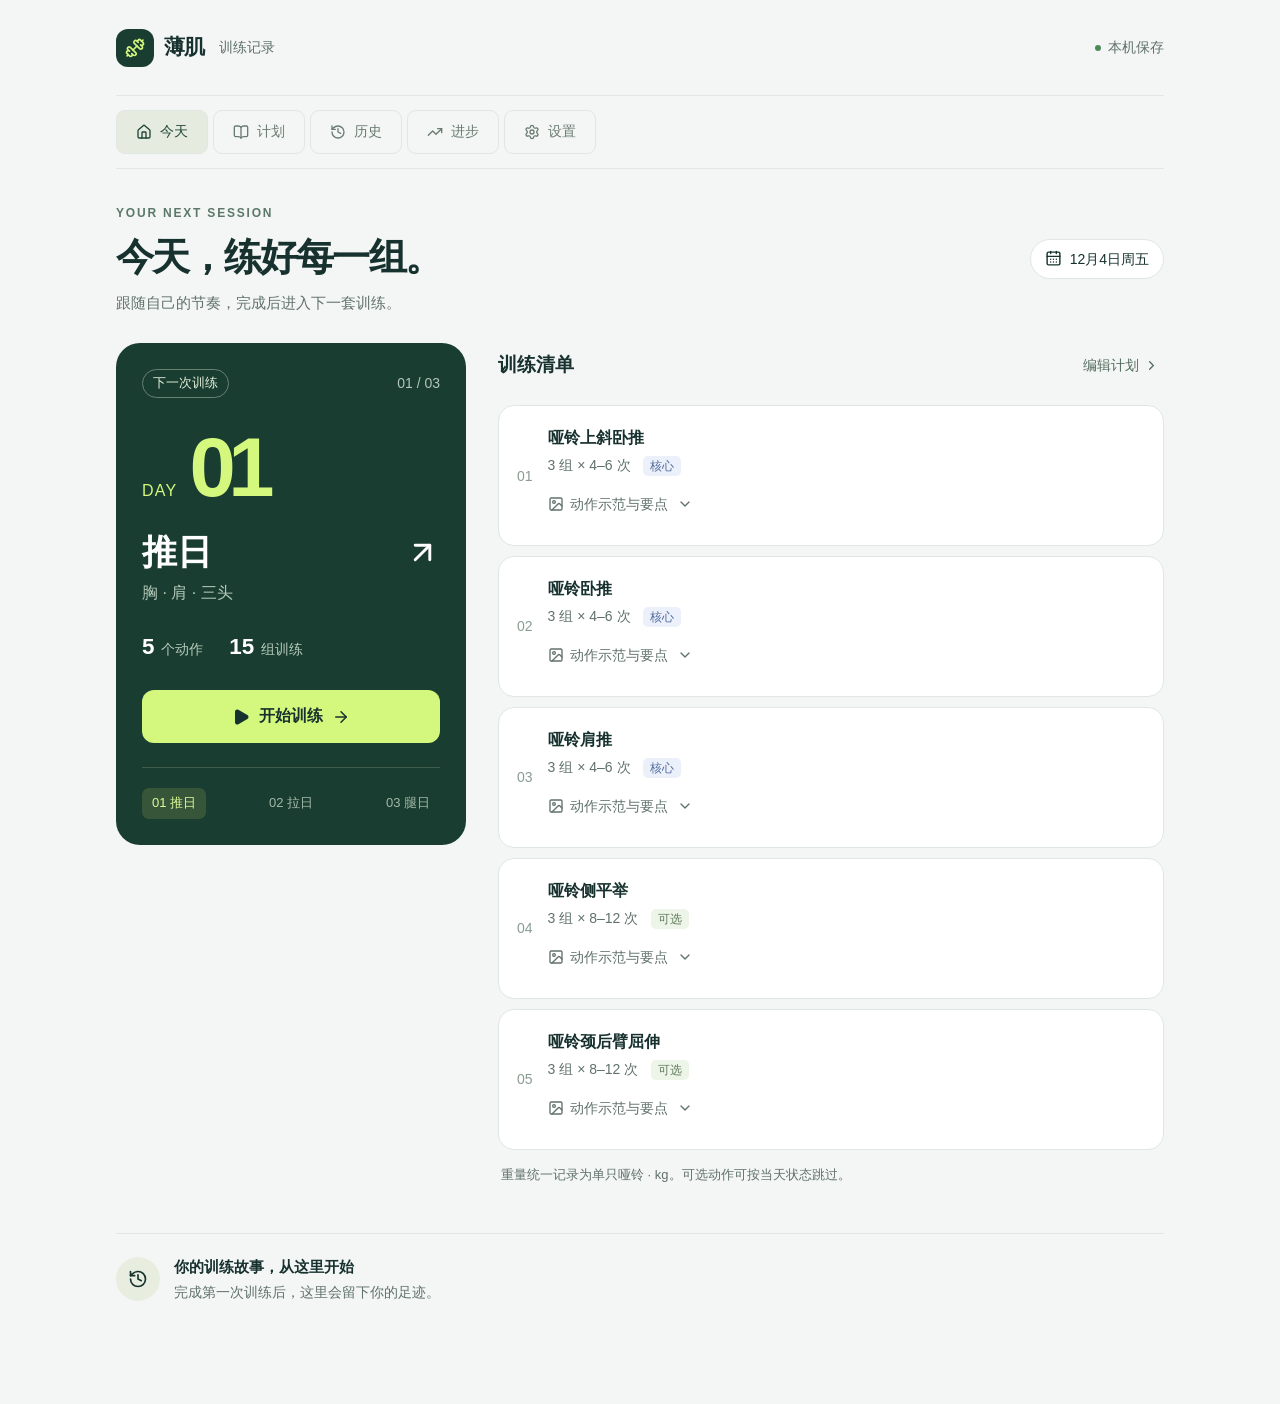
<file: index.html>
<!DOCTYPE html><html lang="zh-CN"><head><meta charSet="utf-8"/><meta name="viewport" content="width=device-width, initial-scale=1, viewport-fit=cover"/><link rel="stylesheet" href="/_next/static/css/index.DP_I_Tj5.css" data-rsc-css-href="/_next/static/css/index.DP_I_Tj5.css" data-precedence="vite-rsc/importer-resources"/><link rel="modulepreload" fetchPriority="low" href="/_next/static/chunks/index-h5PSI5M7.js"/><script src="/_next/static/chunks/rolldown-runtime-C60lm6uB.js" type="module" async=""></script><script src="/_next/static/chunks/framework-D_rUT4EX.js" type="module" async=""></script><link rel="modulepreload" href="/_next/static/chunks/layout-segment-context-DKSCJzmo.js" crossorigin=""/><link rel="modulepreload" href="/_next/static/chunks/page-Djaf5VJm.js" crossorigin=""/><title>薄肌 · 训练记录</title><meta name="description" content="跟随自己的节奏，记录每一组哑铃训练。"/><meta name="application-name" content="薄肌"/><link rel="icon" href="/favicon.svg"/><link rel="apple-touch-icon" href="/apple-touch-icon.png"/><link rel="manifest" href="/manifest.webmanifest"/><meta name="mobile-web-app-capable" content="yes"/><meta name="apple-mobile-web-app-title" content="薄肌"/><meta name="apple-mobile-web-app-status-bar-style" content="default"/><meta name="theme-color" content="#f4f6f5"/><script>Object.assign(((self[Symbol.for("vinext.navigationRuntime")]??={bootstrap:{routeManifest:null},functions:{}}).bootstrap.rsc??={rsc:[]}),{params:{},nav:{"pathname":"/","searchParams":[]}})</script><link rel="modulepreload" href="/_next/static/chunks/index-h5PSI5M7.js" />
</head><body><main class="app-shell" id="lean-training-app"><header class="topbar"><button class="brand"><span class="brand-icon"><svg xmlns="http://www.w3.org/2000/svg" width="20" height="20" viewBox="0 0 24 24" fill="none" stroke="currentColor" stroke-width="2" stroke-linecap="round" stroke-linejoin="round" class="lucide lucide-dumbbell" aria-hidden="true"><path d="M17.596 12.768a2 2 0 1 0 2.829-2.829l-1.768-1.767a2 2 0 0 0 2.828-2.829l-2.828-2.828a2 2 0 0 0-2.829 2.828l-1.767-1.768a2 2 0 1 0-2.829 2.829z"></path><path d="m2.5 21.5 1.4-1.4"></path><path d="m20.1 3.9 1.4-1.4"></path><path d="M5.343 21.485a2 2 0 1 0 2.829-2.828l1.767 1.768a2 2 0 1 0 2.829-2.829l-6.364-6.364a2 2 0 1 0-2.829 2.829l1.768 1.767a2 2 0 0 0-2.828 2.829z"></path><path d="m9.6 14.4 4.8-4.8"></path></svg></span>薄肌<span class="brand-sub">训练记录</span></button><span class="local-label"><span></span>本机保存</span></header><div data-orientation="horizontal" data-activation-direction="none" data-slot="tabs" class="group/tabs flex gap-2 data-horizontal:flex-col main-tabs"><div data-orientation="horizontal" data-activation-direction="none" role="tablist" data-slot="tabs-list" data-variant="default" aria-label="主导航" class="group/tabs-list inline-flex w-fit items-center justify-center rounded-lg p-[3px] text-muted-foreground group-data-horizontal/tabs:h-8 group-data-vertical/tabs:h-fit group-data-vertical/tabs:flex-col data-[variant=line]:rounded-none bg-muted main-nav"><button type="button" data-active="" data-orientation="horizontal" data-activation-direction="none" aria-disabled="false" tabindex="-1" role="tab" aria-selected="true" id="base-ui-_R_129i_" data-composite-item-active="" data-slot="tabs-trigger" class="relative inline-flex h-[calc(100%-1px)] flex-1 items-center justify-center gap-1.5 rounded-md border border-transparent px-1.5 py-0.5 text-sm font-medium whitespace-nowrap text-foreground/60 transition-all group-data-vertical/tabs:w-full group-data-vertical/tabs:justify-start hover:text-foreground focus-visible:border-ring focus-visible:ring-[3px] focus-visible:ring-ring/50 focus-visible:outline-1 focus-visible:outline-ring disabled:pointer-events-none disabled:opacity-50 has-data-[icon=inline-end]:pr-1 has-data-[icon=inline-start]:pl-1 aria-disabled:pointer-events-none aria-disabled:opacity-50 dark:text-muted-foreground dark:hover:text-foreground group-data-[variant=default]/tabs-list:data-active:shadow-sm group-data-[variant=line]/tabs-list:data-active:shadow-none [&amp;_svg]:pointer-events-none [&amp;_svg]:shrink-0 [&amp;_svg:not([class*=&#x27;size-&#x27;])]:size-4 group-data-[variant=line]/tabs-list:bg-transparent group-data-[variant=line]/tabs-list:data-active:bg-transparent dark:group-data-[variant=line]/tabs-list:data-active:border-transparent dark:group-data-[variant=line]/tabs-list:data-active:bg-transparent data-active:bg-background data-active:text-foreground dark:data-active:border-input dark:data-active:bg-input/30 dark:data-active:text-foreground after:absolute after:bg-foreground after:opacity-0 after:transition-opacity group-data-horizontal/tabs:after:inset-x-0 group-data-horizontal/tabs:after:bottom-[-5px] group-data-horizontal/tabs:after:h-0.5 group-data-vertical/tabs:after:inset-y-0 group-data-vertical/tabs:after:-right-1 group-data-vertical/tabs:after:w-0.5 group-data-[variant=line]/tabs-list:data-active:after:opacity-100"><svg xmlns="http://www.w3.org/2000/svg" width="19" height="19" viewBox="0 0 24 24" fill="none" stroke="currentColor" stroke-width="2" stroke-linecap="round" stroke-linejoin="round" class="lucide lucide-house" aria-hidden="true"><path d="M15 21v-8a1 1 0 0 0-1-1h-4a1 1 0 0 0-1 1v8"></path><path d="M3 10a2 2 0 0 1 .709-1.528l7-6a2 2 0 0 1 2.582 0l7 6A2 2 0 0 1 21 10v9a2 2 0 0 1-2 2H5a2 2 0 0 1-2-2z"></path></svg><span>今天</span></button><button type="button" data-orientation="horizontal" data-activation-direction="none" aria-disabled="false" tabindex="-1" role="tab" aria-selected="false" id="base-ui-_R_229i_" data-slot="tabs-trigger" class="relative inline-flex h-[calc(100%-1px)] flex-1 items-center justify-center gap-1.5 rounded-md border border-transparent px-1.5 py-0.5 text-sm font-medium whitespace-nowrap text-foreground/60 transition-all group-data-vertical/tabs:w-full group-data-vertical/tabs:justify-start hover:text-foreground focus-visible:border-ring focus-visible:ring-[3px] focus-visible:ring-ring/50 focus-visible:outline-1 focus-visible:outline-ring disabled:pointer-events-none disabled:opacity-50 has-data-[icon=inline-end]:pr-1 has-data-[icon=inline-start]:pl-1 aria-disabled:pointer-events-none aria-disabled:opacity-50 dark:text-muted-foreground dark:hover:text-foreground group-data-[variant=default]/tabs-list:data-active:shadow-sm group-data-[variant=line]/tabs-list:data-active:shadow-none [&amp;_svg]:pointer-events-none [&amp;_svg]:shrink-0 [&amp;_svg:not([class*=&#x27;size-&#x27;])]:size-4 group-data-[variant=line]/tabs-list:bg-transparent group-data-[variant=line]/tabs-list:data-active:bg-transparent dark:group-data-[variant=line]/tabs-list:data-active:border-transparent dark:group-data-[variant=line]/tabs-list:data-active:bg-transparent data-active:bg-background data-active:text-foreground dark:data-active:border-input dark:data-active:bg-input/30 dark:data-active:text-foreground after:absolute after:bg-foreground after:opacity-0 after:transition-opacity group-data-horizontal/tabs:after:inset-x-0 group-data-horizontal/tabs:after:bottom-[-5px] group-data-horizontal/tabs:after:h-0.5 group-data-vertical/tabs:after:inset-y-0 group-data-vertical/tabs:after:-right-1 group-data-vertical/tabs:after:w-0.5 group-data-[variant=line]/tabs-list:data-active:after:opacity-100"><svg xmlns="http://www.w3.org/2000/svg" width="19" height="19" viewBox="0 0 24 24" fill="none" stroke="currentColor" stroke-width="2" stroke-linecap="round" stroke-linejoin="round" class="lucide lucide-book-open" aria-hidden="true"><path d="M12 5v16"></path><path d="M20.001 19A2 2 0 0022 17V5a2 2 0 00-1.999-2L16 3.002A5 5 0 0012 5a5 5 0 00-4-2H4a2 2 0 00-2 2v12a2 2 0 001.999 2H8a5 5 0 014 2 5 5 0 014-2z"></path></svg><span>计划</span></button><button type="button" data-orientation="horizontal" data-activation-direction="none" aria-disabled="false" tabindex="-1" role="tab" aria-selected="false" id="base-ui-_R_329i_" data-slot="tabs-trigger" class="relative inline-flex h-[calc(100%-1px)] flex-1 items-center justify-center gap-1.5 rounded-md border border-transparent px-1.5 py-0.5 text-sm font-medium whitespace-nowrap text-foreground/60 transition-all group-data-vertical/tabs:w-full group-data-vertical/tabs:justify-start hover:text-foreground focus-visible:border-ring focus-visible:ring-[3px] focus-visible:ring-ring/50 focus-visible:outline-1 focus-visible:outline-ring disabled:pointer-events-none disabled:opacity-50 has-data-[icon=inline-end]:pr-1 has-data-[icon=inline-start]:pl-1 aria-disabled:pointer-events-none aria-disabled:opacity-50 dark:text-muted-foreground dark:hover:text-foreground group-data-[variant=default]/tabs-list:data-active:shadow-sm group-data-[variant=line]/tabs-list:data-active:shadow-none [&amp;_svg]:pointer-events-none [&amp;_svg]:shrink-0 [&amp;_svg:not([class*=&#x27;size-&#x27;])]:size-4 group-data-[variant=line]/tabs-list:bg-transparent group-data-[variant=line]/tabs-list:data-active:bg-transparent dark:group-data-[variant=line]/tabs-list:data-active:border-transparent dark:group-data-[variant=line]/tabs-list:data-active:bg-transparent data-active:bg-background data-active:text-foreground dark:data-active:border-input dark:data-active:bg-input/30 dark:data-active:text-foreground after:absolute after:bg-foreground after:opacity-0 after:transition-opacity group-data-horizontal/tabs:after:inset-x-0 group-data-horizontal/tabs:after:bottom-[-5px] group-data-horizontal/tabs:after:h-0.5 group-data-vertical/tabs:after:inset-y-0 group-data-vertical/tabs:after:-right-1 group-data-vertical/tabs:after:w-0.5 group-data-[variant=line]/tabs-list:data-active:after:opacity-100"><svg xmlns="http://www.w3.org/2000/svg" width="19" height="19" viewBox="0 0 24 24" fill="none" stroke="currentColor" stroke-width="2" stroke-linecap="round" stroke-linejoin="round" class="lucide lucide-rotate-ccw-clock" aria-hidden="true"><path d="M3 12a9 9 0 1 0 9-9 9.75 9.75 0 0 0-6.74 2.74L3 8"></path><path d="M3 3v5h5"></path><path d="M12 7v5l4 2"></path></svg><span>历史</span></button><button type="button" data-orientation="horizontal" data-activation-direction="none" aria-disabled="false" tabindex="-1" role="tab" aria-selected="false" id="base-ui-_R_429i_" data-slot="tabs-trigger" class="relative inline-flex h-[calc(100%-1px)] flex-1 items-center justify-center gap-1.5 rounded-md border border-transparent px-1.5 py-0.5 text-sm font-medium whitespace-nowrap text-foreground/60 transition-all group-data-vertical/tabs:w-full group-data-vertical/tabs:justify-start hover:text-foreground focus-visible:border-ring focus-visible:ring-[3px] focus-visible:ring-ring/50 focus-visible:outline-1 focus-visible:outline-ring disabled:pointer-events-none disabled:opacity-50 has-data-[icon=inline-end]:pr-1 has-data-[icon=inline-start]:pl-1 aria-disabled:pointer-events-none aria-disabled:opacity-50 dark:text-muted-foreground dark:hover:text-foreground group-data-[variant=default]/tabs-list:data-active:shadow-sm group-data-[variant=line]/tabs-list:data-active:shadow-none [&amp;_svg]:pointer-events-none [&amp;_svg]:shrink-0 [&amp;_svg:not([class*=&#x27;size-&#x27;])]:size-4 group-data-[variant=line]/tabs-list:bg-transparent group-data-[variant=line]/tabs-list:data-active:bg-transparent dark:group-data-[variant=line]/tabs-list:data-active:border-transparent dark:group-data-[variant=line]/tabs-list:data-active:bg-transparent data-active:bg-background data-active:text-foreground dark:data-active:border-input dark:data-active:bg-input/30 dark:data-active:text-foreground after:absolute after:bg-foreground after:opacity-0 after:transition-opacity group-data-horizontal/tabs:after:inset-x-0 group-data-horizontal/tabs:after:bottom-[-5px] group-data-horizontal/tabs:after:h-0.5 group-data-vertical/tabs:after:inset-y-0 group-data-vertical/tabs:after:-right-1 group-data-vertical/tabs:after:w-0.5 group-data-[variant=line]/tabs-list:data-active:after:opacity-100"><svg xmlns="http://www.w3.org/2000/svg" width="19" height="19" viewBox="0 0 24 24" fill="none" stroke="currentColor" stroke-width="2" stroke-linecap="round" stroke-linejoin="round" class="lucide lucide-trending-up" aria-hidden="true"><path d="M16 7h6v6"></path><path d="m22 7-8.5 8.5-5-5L2 17"></path></svg><span>进步</span></button><button type="button" data-orientation="horizontal" data-activation-direction="none" aria-disabled="false" tabindex="-1" role="tab" aria-selected="false" id="base-ui-_R_529i_" data-slot="tabs-trigger" class="relative inline-flex h-[calc(100%-1px)] flex-1 items-center justify-center gap-1.5 rounded-md border border-transparent px-1.5 py-0.5 text-sm font-medium whitespace-nowrap text-foreground/60 transition-all group-data-vertical/tabs:w-full group-data-vertical/tabs:justify-start hover:text-foreground focus-visible:border-ring focus-visible:ring-[3px] focus-visible:ring-ring/50 focus-visible:outline-1 focus-visible:outline-ring disabled:pointer-events-none disabled:opacity-50 has-data-[icon=inline-end]:pr-1 has-data-[icon=inline-start]:pl-1 aria-disabled:pointer-events-none aria-disabled:opacity-50 dark:text-muted-foreground dark:hover:text-foreground group-data-[variant=default]/tabs-list:data-active:shadow-sm group-data-[variant=line]/tabs-list:data-active:shadow-none [&amp;_svg]:pointer-events-none [&amp;_svg]:shrink-0 [&amp;_svg:not([class*=&#x27;size-&#x27;])]:size-4 group-data-[variant=line]/tabs-list:bg-transparent group-data-[variant=line]/tabs-list:data-active:bg-transparent dark:group-data-[variant=line]/tabs-list:data-active:border-transparent dark:group-data-[variant=line]/tabs-list:data-active:bg-transparent data-active:bg-background data-active:text-foreground dark:data-active:border-input dark:data-active:bg-input/30 dark:data-active:text-foreground after:absolute after:bg-foreground after:opacity-0 after:transition-opacity group-data-horizontal/tabs:after:inset-x-0 group-data-horizontal/tabs:after:bottom-[-5px] group-data-horizontal/tabs:after:h-0.5 group-data-vertical/tabs:after:inset-y-0 group-data-vertical/tabs:after:-right-1 group-data-vertical/tabs:after:w-0.5 group-data-[variant=line]/tabs-list:data-active:after:opacity-100"><svg xmlns="http://www.w3.org/2000/svg" width="19" height="19" viewBox="0 0 24 24" fill="none" stroke="currentColor" stroke-width="2" stroke-linecap="round" stroke-linejoin="round" class="lucide lucide-settings" aria-hidden="true"><path d="M9.671 4.136a2.34 2.34 0 0 1 4.659 0 2.34 2.34 0 0 0 3.319 1.915 2.34 2.34 0 0 1 2.33 4.033 2.34 2.34 0 0 0 0 3.831 2.34 2.34 0 0 1-2.33 4.033 2.34 2.34 0 0 0-3.319 1.915 2.34 2.34 0 0 1-4.659 0 2.34 2.34 0 0 0-3.32-1.915 2.34 2.34 0 0 1-2.33-4.033 2.34 2.34 0 0 0 0-3.831A2.34 2.34 0 0 1 6.35 6.051a2.34 2.34 0 0 0 3.319-1.915"></path><circle cx="12" cy="12" r="3"></circle></svg><span>设置</span></button></div><div data-orientation="horizontal" data-activation-direction="none" id="base-ui-_R_89i_" role="tabpanel" tabindex="0" data-index="-1" data-slot="tabs-content" class="flex-1 text-sm outline-none"><div class="page-heading"><div><p class="eyebrow">YOUR NEXT SESSION</p><h1>今天，练好每一组。</h1><p class="muted">跟随自己的节奏，完成后进入下一套训练。</p></div><span class="date-chip"><svg xmlns="http://www.w3.org/2000/svg" width="17" height="17" viewBox="0 0 24 24" fill="none" stroke="currentColor" stroke-width="2" stroke-linecap="round" stroke-linejoin="round" class="lucide lucide-calendar-days" aria-hidden="true"><path d="M8 2v3"></path><path d="M16 2v3"></path><rect x="3" y="3" width="18" height="18" rx="2"></rect><path d="M3 9h18"></path><path d="M8 13h.01"></path><path d="M12 13h.01"></path><path d="M16 13h.01"></path><path d="M8 17h.01"></path><path d="M12 17h.01"></path><path d="M16 17h.01"></path></svg>三日循环</span></div><div class="today-grid"><section class="session-card"><div class="session-top"><span class="pill">下一次训练</span><span>01<!-- --> / 03</span></div><div class="day-number">DAY <strong>01</strong></div><h2>推日<svg xmlns="http://www.w3.org/2000/svg" width="35" height="35" viewBox="0 0 24 24" fill="none" stroke="currentColor" stroke-width="2" stroke-linecap="round" stroke-linejoin="round" class="lucide lucide-arrow-up-right" aria-hidden="true"><path d="M7 7h10v10"></path><path d="M7 17 17 7"></path></svg></h2><p>胸 · 肩 · 三头</p><div class="session-meta"><span><strong>5</strong> <!-- -->个动作</span><span><strong>15</strong> <!-- -->组训练</span></div><button class="primary" disabled=""><svg xmlns="http://www.w3.org/2000/svg" width="18" height="18" viewBox="0 0 24 24" fill="currentColor" stroke="currentColor" stroke-width="2" stroke-linecap="round" stroke-linejoin="round" class="lucide lucide-play" aria-hidden="true"><path d="M5 5a2 2 0 0 1 3.008-1.728l11.997 6.998a2 2 0 0 1 .003 3.458l-12 7A2 2 0 0 1 5 19z"></path></svg>读取本机记录…<svg xmlns="http://www.w3.org/2000/svg" width="18" height="18" viewBox="0 0 24 24" fill="none" stroke="currentColor" stroke-width="2" stroke-linecap="round" stroke-linejoin="round" class="lucide lucide-arrow-right" aria-hidden="true"><path d="M5 12h14"></path><path d="m12 5 7 7-7 7"></path></svg></button><div class="cycle"><span class="selected">0<!-- -->1<!-- --> <!-- -->推日</span><span class="">0<!-- -->2<!-- --> <!-- -->拉日</span><span class="">0<!-- -->3<!-- --> <!-- -->腿日</span></div></section><section><div class="section-heading"><h2>训练清单</h2><button class="text-button" disabled="">编辑计划<svg xmlns="http://www.w3.org/2000/svg" width="15" height="15" viewBox="0 0 24 24" fill="none" stroke="currentColor" stroke-width="2" stroke-linecap="round" stroke-linejoin="round" class="lucide lucide-chevron-right" aria-hidden="true"><path d="m9 18 6-6-6-6"></path></svg></button></div><div class="move-list"><article class="move-preview"><span class="move-index">01</span><div class="move-copy"><h3>哑铃上斜卧推</h3><p>3<!-- --> <!-- -->组 × <!-- -->4<!-- -->–<!-- -->6<!-- --> 次<!-- --> <span class="tag">核心</span></p><details class="guide"><summary><svg xmlns="http://www.w3.org/2000/svg" width="16" height="16" viewBox="0 0 24 24" fill="none" stroke="currentColor" stroke-width="2" stroke-linecap="round" stroke-linejoin="round" class="lucide lucide-image" aria-hidden="true"><rect width="18" height="18" x="3" y="3" rx="2" ry="2"></rect><circle cx="9" cy="9" r="2"></circle><path d="m21 15-3.086-3.086a2 2 0 0 0-2.828 0L6 21"></path></svg>动作示范与要点<svg xmlns="http://www.w3.org/2000/svg" width="16" height="16" viewBox="0 0 24 24" fill="none" stroke="currentColor" stroke-width="2" stroke-linecap="round" stroke-linejoin="round" class="lucide lucide-chevron-down" aria-hidden="true"><path d="m6 9 6 6 6-6"></path></svg></summary><div class="demo-crop" style="aspect-ratio:475/191"><img width="768" height="1024" alt="哑铃上斜卧推动作示意，来自你的训练计划" src="/plans/Day1.png" loading="lazy" draggable="false" style="position:absolute;max-width:none;width:161.68421052631578%;height:auto;left:-55.78947368421052%;top:-59.68586387434554%"/></div><ul><li>椅背 30–45 度</li><li>哑铃置于胸两侧，控制下落</li></ul></details></div></article><article class="move-preview"><span class="move-index">02</span><div class="move-copy"><h3>哑铃卧推</h3><p>3<!-- --> <!-- -->组 × <!-- -->4<!-- -->–<!-- -->6<!-- --> 次<!-- --> <span class="tag">核心</span></p><details class="guide"><summary><svg xmlns="http://www.w3.org/2000/svg" width="16" height="16" viewBox="0 0 24 24" fill="none" stroke="currentColor" stroke-width="2" stroke-linecap="round" stroke-linejoin="round" class="lucide lucide-image" aria-hidden="true"><rect width="18" height="18" x="3" y="3" rx="2" ry="2"></rect><circle cx="9" cy="9" r="2"></circle><path d="m21 15-3.086-3.086a2 2 0 0 0-2.828 0L6 21"></path></svg>动作示范与要点<svg xmlns="http://www.w3.org/2000/svg" width="16" height="16" viewBox="0 0 24 24" fill="none" stroke="currentColor" stroke-width="2" stroke-linecap="round" stroke-linejoin="round" class="lucide lucide-chevron-down" aria-hidden="true"><path d="m6 9 6 6 6-6"></path></svg></summary><div class="demo-crop" style="aspect-ratio:475/192"><img width="768" height="1024" alt="哑铃卧推动作示意，来自你的训练计划" src="/plans/Day1.png" loading="lazy" draggable="false" style="position:absolute;max-width:none;width:161.68421052631578%;height:auto;left:-55.78947368421052%;top:-160.9375%"/></div><ul><li>肩胛收紧，双脚踩稳</li><li>推起时哑铃不相碰，下落至胸部两侧</li></ul></details></div></article><article class="move-preview"><span class="move-index">03</span><div class="move-copy"><h3>哑铃肩推</h3><p>3<!-- --> <!-- -->组 × <!-- -->4<!-- -->–<!-- -->6<!-- --> 次<!-- --> <span class="tag">核心</span></p><details class="guide"><summary><svg xmlns="http://www.w3.org/2000/svg" width="16" height="16" viewBox="0 0 24 24" fill="none" stroke="currentColor" stroke-width="2" stroke-linecap="round" stroke-linejoin="round" class="lucide lucide-image" aria-hidden="true"><rect width="18" height="18" x="3" y="3" rx="2" ry="2"></rect><circle cx="9" cy="9" r="2"></circle><path d="m21 15-3.086-3.086a2 2 0 0 0-2.828 0L6 21"></path></svg>动作示范与要点<svg xmlns="http://www.w3.org/2000/svg" width="16" height="16" viewBox="0 0 24 24" fill="none" stroke="currentColor" stroke-width="2" stroke-linecap="round" stroke-linejoin="round" class="lucide lucide-chevron-down" aria-hidden="true"><path d="m6 9 6 6 6-6"></path></svg></summary><div class="demo-crop" style="aspect-ratio:475/174"><img width="768" height="1024" alt="哑铃肩推动作示意，来自你的训练计划" src="/plans/Day1.png" loading="lazy" draggable="false" style="position:absolute;max-width:none;width:161.68421052631578%;height:auto;left:-55.78947368421052%;top:-289.08045977011494%"/></div><ul><li>坐直收腹，哑铃置于耳侧</li><li>向上推举，避免过度后仰</li></ul></details></div></article><article class="move-preview"><span class="move-index">04</span><div class="move-copy"><h3>哑铃侧平举</h3><p>3<!-- --> <!-- -->组 × <!-- -->8<!-- -->–<!-- -->12<!-- --> 次<!-- --> <span class="tag optional">可选</span></p><details class="guide"><summary><svg xmlns="http://www.w3.org/2000/svg" width="16" height="16" viewBox="0 0 24 24" fill="none" stroke="currentColor" stroke-width="2" stroke-linecap="round" stroke-linejoin="round" class="lucide lucide-image" aria-hidden="true"><rect width="18" height="18" x="3" y="3" rx="2" ry="2"></rect><circle cx="9" cy="9" r="2"></circle><path d="m21 15-3.086-3.086a2 2 0 0 0-2.828 0L6 21"></path></svg>动作示范与要点<svg xmlns="http://www.w3.org/2000/svg" width="16" height="16" viewBox="0 0 24 24" fill="none" stroke="currentColor" stroke-width="2" stroke-linecap="round" stroke-linejoin="round" class="lucide lucide-chevron-down" aria-hidden="true"><path d="m6 9 6 6 6-6"></path></svg></summary><div class="demo-crop" style="aspect-ratio:475/163"><img width="768" height="1024" alt="哑铃侧平举动作示意，来自你的训练计划" src="/plans/Day1.png" loading="lazy" draggable="false" style="position:absolute;max-width:none;width:161.68421052631578%;height:auto;left:-55.78947368421052%;top:-416.56441717791415%"/></div><ul><li>微屈肘，手肘领先于手</li><li>抬至肩高，控制下落</li></ul></details></div></article><article class="move-preview"><span class="move-index">05</span><div class="move-copy"><h3>哑铃颈后臂屈伸</h3><p>3<!-- --> <!-- -->组 × <!-- -->8<!-- -->–<!-- -->12<!-- --> 次<!-- --> <span class="tag optional">可选</span></p><details class="guide"><summary><svg xmlns="http://www.w3.org/2000/svg" width="16" height="16" viewBox="0 0 24 24" fill="none" stroke="currentColor" stroke-width="2" stroke-linecap="round" stroke-linejoin="round" class="lucide lucide-image" aria-hidden="true"><rect width="18" height="18" x="3" y="3" rx="2" ry="2"></rect><circle cx="9" cy="9" r="2"></circle><path d="m21 15-3.086-3.086a2 2 0 0 0-2.828 0L6 21"></path></svg>动作示范与要点<svg xmlns="http://www.w3.org/2000/svg" width="16" height="16" viewBox="0 0 24 24" fill="none" stroke="currentColor" stroke-width="2" stroke-linecap="round" stroke-linejoin="round" class="lucide lucide-chevron-down" aria-hidden="true"><path d="m6 9 6 6 6-6"></path></svg></summary><div class="demo-crop" style="aspect-ratio:475/150"><img width="768" height="1024" alt="哑铃颈后臂屈伸动作示意，来自你的训练计划" src="/plans/Day1.png" loading="lazy" draggable="false" style="position:absolute;max-width:none;width:161.68421052631578%;height:auto;left:-55.78947368421052%;top:-562%"/></div><ul><li>肘贴近耳侧</li><li>屈肘下放至脑后，控制伸直</li></ul></details></div></article></div><p class="footnote">重量统一记录为单只哑铃 · kg。可选动作可按当天状态跳过。</p></section></div></div></div><input class="sr-only" type="file" accept="application/json,.json" aria-label="选择训练备份文件"/></main><script type="module" src="/_next/static/chunks/index-h5PSI5M7.js" id="_R_" async=""></script><script>((self[Symbol.for("vinext.navigationRuntime")]??={bootstrap:{routeManifest:null},functions:{}}).bootstrap.rsc??={rsc:[]}).rsc.push("2:I[\"c5beb10df826\",[],\"Children\",1]\n")</script><script>((self[Symbol.for("vinext.navigationRuntime")]??={bootstrap:{routeManifest:null},functions:{}}).bootstrap.rsc??={rsc:[]}).rsc.push("3:I[\"0dc7e6a5ccb2\",[],\"GlobalErrorBoundary\",1]\n")</script><script>((self[Symbol.for("vinext.navigationRuntime")]??={bootstrap:{routeManifest:null},functions:{}}).bootstrap.rsc??={rsc:[]}).rsc.push("4:I[\"610eead2fe97\",[],\"default\",1]\n")</script><script>((self[Symbol.for("vinext.navigationRuntime")]??={bootstrap:{routeManifest:null},functions:{}}).bootstrap.rsc??={rsc:[]}).rsc.push("5:I[\"0dc7e6a5ccb2\",[],\"ErrorBoundary\",1]\n")</script><script>((self[Symbol.for("vinext.navigationRuntime")]??={bootstrap:{routeManifest:null},functions:{}}).bootstrap.rsc??={rsc:[]}).rsc.push("6:I[\"8c444080ebb8\",[],\"LayoutSegmentProvider\",1]\n")</script><script>((self[Symbol.for("vinext.navigationRuntime")]??={bootstrap:{routeManifest:null},functions:{}}).bootstrap.rsc??={rsc:[]}).rsc.push("7:I[\"c5beb10df826\",[],\"Slot\",1]\n")</script><script>((self[Symbol.for("vinext.navigationRuntime")]??={bootstrap:{routeManifest:null},functions:{}}).bootstrap.rsc??={rsc:[]}).rsc.push("8:I[\"0dc7e6a5ccb2\",[],\"NotFoundBoundary\",1]\n")</script><script>((self[Symbol.for("vinext.navigationRuntime")]??={bootstrap:{routeManifest:null},functions:{}}).bootstrap.rsc??={rsc:[]}).rsc.push("9:I[\"40fe166cc87b\",[],\"AppRouterScrollTarget\",1]\n")</script><script>((self[Symbol.for("vinext.navigationRuntime")]??={bootstrap:{routeManifest:null},functions:{}}).bootstrap.rsc??={rsc:[]}).rsc.push("a:I[\"0dc7e6a5ccb2\",[],\"RedirectBoundary\",1]\n")</script><script>((self[Symbol.for("vinext.navigationRuntime")]??={bootstrap:{routeManifest:null},functions:{}}).bootstrap.rsc??={rsc:[]}).rsc.push(":HL[\"/_next/static/css/index.DP_I_Tj5.css\",\"style\"     ]\n")</script><script>((self[Symbol.for("vinext.navigationRuntime")]??={bootstrap:{routeManifest:null},functions:{}}).bootstrap.rsc??={rsc:[]}).rsc.push("0:{\"page:/\":\"$L1\",\"layout:/\":[[[\"$\",\"link\",\"css:/_next/static/css/index.DP_I_Tj5.css\",{\"rel\":\"stylesheet\",\"precedence\":\"vite-rsc/importer-resources\",\"href\":\"/_next/static/css/index.DP_I_Tj5.css\",\"data-rsc-css-href\":\"/_next/static/css/index.DP_I_Tj5.css\"}],\"$undefined\"],[\"$\",\"html\",null,{\"lang\":\"zh-CN\",\"children\":[\"$\",\"body\",null,{\"children\":[\"$\",\"$L2\",null,{}]}]}]],\"route:/\":[[[\"$\",\"meta\",null,{\"charSet\":\"utf-8\"}],[[\"$\",\"title\",\"0\",{\"children\":\"薄肌 · 训练记录\"}],[\"$\",\"meta\",\"1\",{\"name\":\"description\",\"content\":\"跟随自己的节奏，记录每一组哑铃训练。\"}],[\"$\",\"meta\",\"2\",{\"name\":\"application-name\",\"content\":\"薄肌\"}],[\"$\",\"link\",\"3\",{\"data-vinext-streamed-icon\":\"$undefined\",\"rel\":\"icon\",\"href\":\"/favicon.svg\",\"type\":\"$undefined\",\"sizes\":\"$undefined\",\"color\":\"$undefined\",\"media\":\"$undefined\",\"fetchPriority\":\"$undefined\"}],[\"$\",\"link\",\"4\",{\"data-vinext-streamed-icon\":\"$undefined\",\"rel\":\"apple-touch-icon\",\"href\":\"/apple-touch-icon.png\",\"type\":\"$undefined\",\"sizes\":\"$undefined\",\"color\":\"$undefined\",\"media\":\"$undefined\",\"fetchPriority\":\"$undefined\"}],[\"$\",\"link\",\"5\",{\"rel\":\"manifest\",\"href\":\"/manifest.webmanifest\"}],[\"$\",\"meta\",\"6\",{\"name\":\"mobile-web-app-capable\",\"content\":\"yes\"}],[\"$\",\"meta\",\"7\",{\"name\":\"apple-mobile-web-app-title\",\"content\":\"薄肌\"}],[\"$\",\"meta\",\"8\",{\"name\":\"apple-mobile-web-app-status-bar-style\",\"content\":\"default\"}]],[[\"$\",\"meta\",\"0\",{\"name\":\"viewport\",\"content\":\"width=device-width, initial-scale=1, viewport-fit=cover\"}],[\"$\",\"meta\",\"1\",{\"name\":\"theme-color\",\"content\":\"#f4f6f5\"}]]],[\"$\",\"$L3\",null,{\"fallback\":\"$4\",\"children\":[\"$\",\"$L5\",null,{\"fallback\":\"$4\",\"children\":[\"$\",\"$L6\",null,{\"providerId\":\"layout:/\",\"segmentMap\":{\"children\":[]},\"children\":[\"$\",\"$L7\",null,{\"id\":\"layout:/\",\"parallelSlots\":\"$undefined\",\"children\":[\"$\",\"$L8\",null,{\"resetKey\":\"\",\"fallback\":[[\"$\",\"title\",null,{\"children\":\"404: This page could not be found.\"}],[\"$\",\"div\",null,{\"style\":{\"fontFamily\":\"system-ui,\\\"Segoe UI\\\",Roboto,Helvetica,Arial,sans-serif,\\\"Apple Color Emoji\\\",\\\"Segoe UI Emoji\\\"\",\"height\":\"100vh\",\"textAlign\":\"center\",\"display\":\"flex\",\"flexDirection\":\"column\",\"alignItems\":\"center\",\"justifyContent\":\"center\"},\"children\":[\"$\",\"div\",null,{\"children\":[[\"$\",\"style\",null,{\"dangerouslySetInnerHTML\":{\"__html\":\"body{color:#000;background:#fff;margin:0}.next-error-h1{border-right:1px solid rgba(0,0,0,.3)}@media (prefers-color-scheme:dark){body{color:#fff;background:#000}.next-error-h1{border-right:1px solid rgba(255,255,255,.3)}}\"}}],[\"$\",\"h1\",null,{\"className\":\"next-error-h1\",\"style\":{\"display\":\"inline-block\",\"margin\":\"0 20px 0 0\",\"padding\":\"0 23px 0 0\",\"fontSize\":24,\"fontWeight\":500,\"verticalAlign\":\"top\",\"lineHeight\":\"49px\"},\"children\":404}],[\"$\",\"div\",null,{\"style\":{\"display\":\"inline-block\"},\"children\":[\"$\",\"h2\",null,{\"style\":{\"fontSize\":14,\"fontWeight\":400,\"lineHeight\":\"49px\",\"margin\":0},\"children\":\"This page could not be found.\"}]}]]}]}]],\"children\":[\"$\",\"$L9\",null,{\"children\":[\"$\",\"$La\",null,{\"children\":[[\"$\",\"$L6\",null,{\"providerId\":\"page:/\",\"segmentMap\":{\"children\":[\"__PAGE__\"]},\"children\":[\"$\",\"$L7\",null,{\"id\":\"page:/\"}]}],null]}]}]}]}]}]}]}],null,null],\"__route\":\"route:/\",\"__interceptionContext\":null,\"__layoutIds\":[\"layout:/\"],\"__rootLayout\":\"/\",\"__bfcacheSegmentIdentities\":{\"layout:/\":\"[\\\"layout\\\",\\\"layout:/\\\",\\\"root-boundary:/\\\",\\\"\\\"]\",\"page:/\":\"[\\\"page\\\",\\\"page:/\\\",\\\"root-boundary:/\\\",\\\"\\\"]\"},\"__srcPage\":[\"page\"],\"__layoutFlags\":{\"layout:/\":\"s\"},\"__artifactCompatibility\":{\"schemaVersion\":1,\"graphVersion\":\"app-route-graph:1177fd80f83fa7b0\",\"deploymentVersion\":\"d22c8e47-5d80-4e62-805e-2b5e41c9529b\",\"appElementsSchemaVersion\":1,\"rscPayloadSchemaVersion\":1,\"rootBoundaryId\":\"/\",\"renderEpoch\":null}}\n")</script><script>((self[Symbol.for("vinext.navigationRuntime")]??={bootstrap:{routeManifest:null},functions:{}}).bootstrap.rsc??={rsc:[]}).rsc.push("b:I[\"6efdf509a785\",[],\"default\",1]\n")</script><script>((self[Symbol.for("vinext.navigationRuntime")]??={bootstrap:{routeManifest:null},functions:{}}).bootstrap.rsc??={rsc:[]}).rsc.push("1:[\"$\",\"$Lb\",null,{\"params\":\"$@c\",\"searchParams\":\"$@d\"}]\n")</script><script>((self[Symbol.for("vinext.navigationRuntime")]??={bootstrap:{routeManifest:null},functions:{}}).bootstrap.rsc??={rsc:[]}).rsc.push("c:{}\n")</script><script>((self[Symbol.for("vinext.navigationRuntime")]??={bootstrap:{routeManifest:null},functions:{}}).bootstrap.rsc??={rsc:[]}).rsc.push("d:{}\n")</script><script>Object.assign(((self[Symbol.for("vinext.navigationRuntime")]??={bootstrap:{routeManifest:null},functions:{}}).bootstrap.rsc??={rsc:[]}),{"initialCacheKind":"static"});((self[Symbol.for("vinext.navigationRuntime")]??={bootstrap:{routeManifest:null},functions:{}}).bootstrap.rsc??={rsc:[]}).done=true</script></body></html>
</file>
